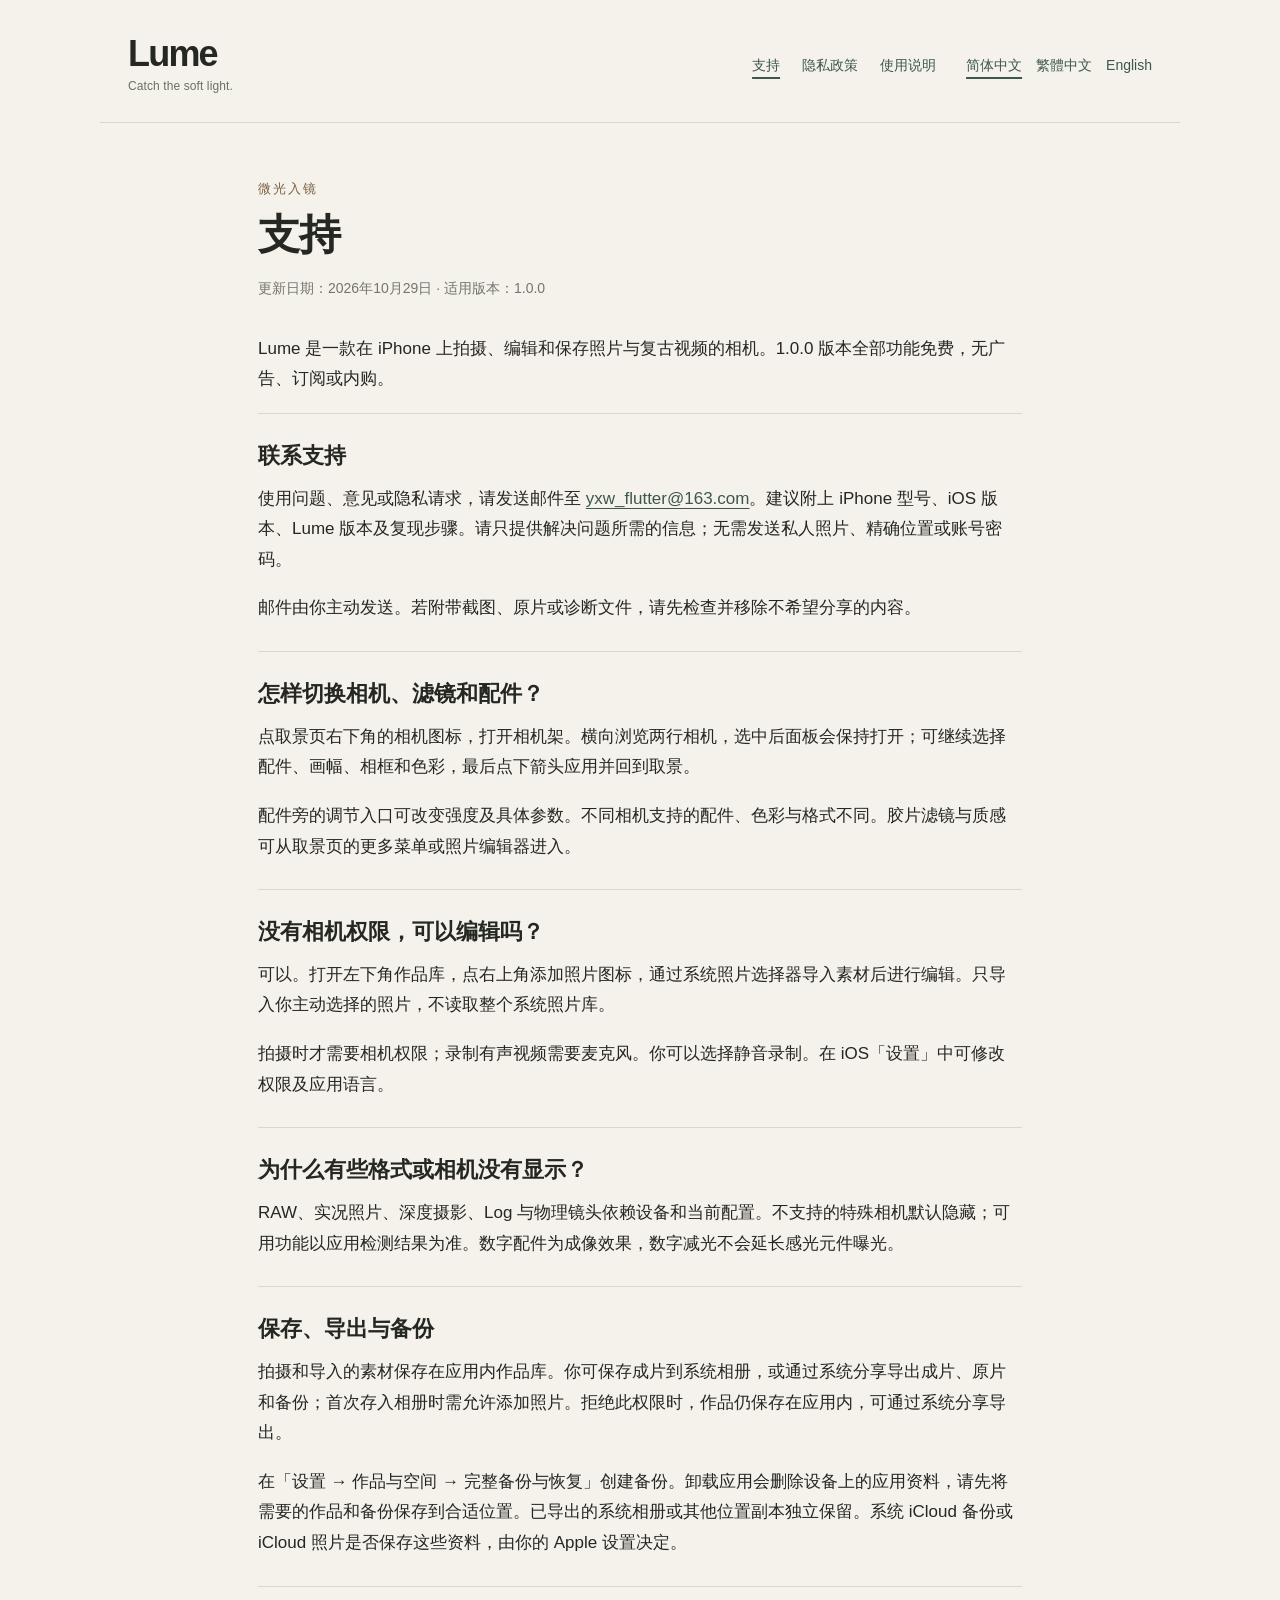
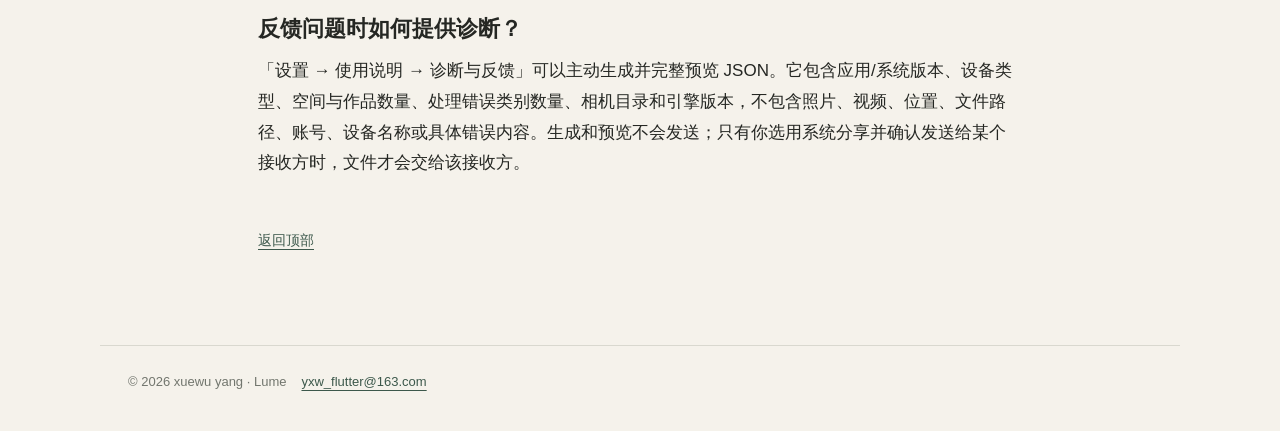
<file: index.html>
<!doctype html>
<html lang="zh-Hans">
<head><meta charset="utf-8"><meta name="viewport" content="width=device-width,initial-scale=1"><meta name="color-scheme" content="light dark"><meta name="description" content="Lume camera support. Catch the soft light."><title>Lume · 支持</title><link rel="stylesheet" href="style.css"><script src="site.js" defer></script></head>
<body>
<a class="skip" href="#content">Skip to content</a>
<header><a class="brand" href="index.html#zh-Hans" data-page="index.html">Lume<span>Catch the soft light.</span></a><nav class="page-nav" aria-label="Pages"><a href="index.html#zh-Hans" data-page="index.html" aria-current="page">支持</a><a href="privacy.html#zh-Hans" data-page="privacy.html">隐私政策</a><a href="terms.html#zh-Hans" data-page="terms.html">使用说明</a></nav><nav class="language-nav" aria-label="Language"><a href="#zh-Hans" lang="zh-Hans" data-language="zh-Hans">简体中文</a><a href="#zh-Hant" lang="zh-Hant" data-language="zh-Hant">繁體中文</a><a href="#en" lang="en" data-language="en">English</a></nav></header>
<main id="content">
<article id="zh-Hans" lang="zh-Hans" data-page-title="Lume · 支持">
<div class="eyebrow">微光入镜</div><h1>支持</h1><p class="date">更新日期：2026年10月29日 · 适用版本：1.0.0</p>
<p>Lume 是一款在 iPhone 上拍摄、编辑和保存照片与复古视频的相机。1.0.0 版本全部功能免费，无广告、订阅或内购。</p>
<section><h2>联系支持</h2><p>使用问题、意见或隐私请求，请发送邮件至 <a href="mailto:yxw_flutter@163.com">yxw_flutter@163.com</a>。建议附上 iPhone 型号、iOS 版本、Lume 版本及复现步骤。请只提供解决问题所需的信息；无需发送私人照片、精确位置或账号密码。</p><p>邮件由你主动发送。若附带截图、原片或诊断文件，请先检查并移除不希望分享的内容。</p></section>
<section><h2>怎样切换相机、滤镜和配件？</h2><p>点取景页右下角的相机图标，打开相机架。横向浏览两行相机，选中后面板会保持打开；可继续选择配件、画幅、相框和色彩，最后点下箭头应用并回到取景。</p><p>配件旁的调节入口可改变强度及具体参数。不同相机支持的配件、色彩与格式不同。胶片滤镜与质感可从取景页的更多菜单或照片编辑器进入。</p></section>
<section><h2>没有相机权限，可以编辑吗？</h2><p>可以。打开左下角作品库，点右上角添加照片图标，通过系统照片选择器导入素材后进行编辑。只导入你主动选择的照片，不读取整个系统照片库。</p><p>拍摄时才需要相机权限；录制有声视频需要麦克风。你可以选择静音录制。在 iOS「设置」中可修改权限及应用语言。</p></section>
<section><h2>为什么有些格式或相机没有显示？</h2><p>RAW、实况照片、深度摄影、Log 与物理镜头依赖设备和当前配置。不支持的特殊相机默认隐藏；可用功能以应用检测结果为准。数字配件为成像效果，数字减光不会延长感光元件曝光。</p></section>
<section><h2>保存、导出与备份</h2><p>拍摄和导入的素材保存在应用内作品库。你可保存成片到系统相册，或通过系统分享导出成片、原片和备份；首次存入相册时需允许添加照片。拒绝此权限时，作品仍保存在应用内，可通过系统分享导出。</p><p>在「设置 → 作品与空间 → 完整备份与恢复」创建备份。卸载应用会删除设备上的应用资料，请先将需要的作品和备份保存到合适位置。已导出的系统相册或其他位置副本独立保留。系统 iCloud 备份或 iCloud 照片是否保存这些资料，由你的 Apple 设置决定。</p></section>
<section><h2>反馈问题时如何提供诊断？</h2><p>「设置 → 使用说明 → 诊断与反馈」可以主动生成并完整预览 JSON。它包含应用/系统版本、设备类型、空间与作品数量、处理错误类别数量、相机目录和引擎版本，不包含照片、视频、位置、文件路径、账号、设备名称或具体错误内容。生成和预览不会发送；只有你选用系统分享并确认发送给某个接收方时，文件才会交给该接收方。</p></section>
<p class="back"><a href="#zh-Hans">返回顶部</a></p></article>
<article id="zh-Hant" lang="zh-Hant" data-page-title="Lume · 支援">
<div class="eyebrow">微光入鏡</div><h1>支援</h1><p class="date">更新日期：2026年10月29日 · 適用版本：1.0.0</p>
<p>Lume 是一款在 iPhone 上拍攝、編輯和儲存照片與復古影片的相機。1.0.0 版本全部功能免費，無廣告、訂閱或 App 內購買。</p>
<section><h2>聯絡支援</h2><p>使用問題、意見或隱私權請求，請寄信至 <a href="mailto:yxw_flutter@163.com">yxw_flutter@163.com</a>。建議附上 iPhone 型號、iOS 版本、Lume 版本及重現步驟。請只提供解決問題所需的資訊；無需傳送私人照片、精確位置或帳號密碼。</p><p>郵件由你主動寄送。若附帶螢幕截圖、原片或診斷檔案，請先檢查並移除不想分享的內容。</p></section>
<section><h2>如何切換相機、濾鏡和配件？</h2><p>點取景頁右下角的相機圖示，開啟相機架。橫向瀏覽兩行相機，選取後面板會保持開啟；可繼續選擇配件、畫幅、相框和色彩，最後點下箭頭套用並回到取景。</p><p>配件旁的調整入口可變更強度及具體參數。不同相機支援的配件、色彩與格式不同。底片濾鏡與質感可從取景頁的更多選單或照片編輯器進入。</p></section>
<section><h2>沒有相機權限，可以編輯嗎？</h2><p>可以。開啟左下角作品庫，點右上角加入照片圖示，透過系統照片選擇器匯入素材後編輯。只匯入你主動選取的照片，不讀取整個系統照片圖庫。</p><p>拍攝時才需要相機權限；錄製有聲影片需要麥克風。你可以選擇靜音錄製。在 iOS「設定」中可修改權限及 App 語言。</p></section>
<section><h2>為什麼有些格式或相機沒有顯示？</h2><p>RAW、原況照片、深度攝影、Log 與實體鏡頭依賴裝置和目前配置。不支援的特殊相機預設隱藏；可用功能以 App 偵測結果為準。數位配件為成像效果，數位減光不會延長感光元件曝光。</p></section>
<section><h2>儲存、輸出與備份</h2><p>拍攝和匯入的素材儲存在 App 內作品庫。你可將成品儲存至系統相簿，或透過系統分享輸出成品、原片和備份；首次儲存至相簿時需允許加入照片。拒絕此權限時，作品仍儲存在 App 內，可透過系統分享輸出。</p><p>在「設定 → 作品與空間 → 完整備份與還原」建立備份。移除 App 會刪除裝置上的 App 資料，請先將需要的作品和備份儲存到合適位置。已輸出至系統相簿或其他位置的副本獨立保留。系統 iCloud 備份或 iCloud 照片是否儲存這些資料，由你的 Apple 設定決定。</p></section>
<section><h2>回報問題時如何提供診斷？</h2><p>「設定 → 使用說明 → 診斷與回饋」可以主動產生並完整預覽 JSON。它包含 App/系統版本、裝置類型、空間與作品數量、處理錯誤類別數量、相機目錄和引擎版本，不包含照片、影片、位置、檔案路徑、帳號、裝置名稱或具體錯誤內容。產生和預覽不會傳送；只有你選用系統分享並確認傳送給某個接收方時，檔案才會交給該接收方。</p></section>
<p class="back"><a href="#zh-Hant">返回頂部</a></p></article>
<article id="en" lang="en" data-page-title="Lume · Support">
<div class="eyebrow">Catch the soft light.</div><h1>Support</h1><p class="date">Updated October 29, 2026 · Version 1.0.0</p>
<p>Lume is an iPhone camera for capturing, editing and saving photos and retro-style video. All features in version 1.0.0 are free, with no ads, subscriptions or in-app purchases.</p>
<section><h2>Contact support</h2><p>For help, feedback or privacy requests, email <a href="mailto:yxw_flutter@163.com">yxw_flutter@163.com</a>. Include your iPhone model, iOS version, Lume version and steps to reproduce the issue when useful. Provide only what is needed to solve the problem. Private photos, precise locations and account passwords are not required.</p><p>You choose whether to send an email. Before attaching a screenshot, original or diagnostic file, review it and remove anything you do not want to share.</p></section>
<section><h2>How do I switch cameras, filters and accessories?</h2><p>Tap the camera icon at the bottom right of the viewfinder to open the camera shelf. Browse the two rows horizontally. The shelf stays open after a selection, so you can keep choosing accessories, framing and color. Tap the down arrow to apply your choices and return to the viewfinder.</p><p>Use the accessory adjustment entry to change strength and specific settings. Available accessories, colors and formats vary by camera. Open film filters and textures from the viewfinder more menu or the photo editor.</p></section>
<section><h2>Can I edit without Camera permission?</h2><p>Yes. Open the library using the bottom-left thumbnail, then tap the photo-plus button at the top right to import an image with the system Photos picker. Only photos you select are imported; Lume does not read your entire Photos library.</p><p>Camera access is needed for capture. Microphone access is needed for video with sound; silent recording is available. Manage permissions and app language in iOS Settings.</p></section>
<section><h2>Why are some cameras or formats unavailable?</h2><p>RAW, Live Photos, depth photography, Log and physical lenses depend on your device and the current configuration. Unsupported specialized cameras are hidden by default. The app uses detected capabilities. Digital accessories are image effects; digital dimming does not extend sensor exposure.</p></section>
<section><h2>Saving, exporting and backing up</h2><p>Captured and imported media stay in the local app library. Save finished work to Photos, or use system sharing to export finished work, originals and backups. Saving to Photos needs add-only permission. If it is denied, your work remains in the app and can still be exported with system sharing.</p><p>Create a backup in Settings → Artwork and Storage → Full Backup and Restore. Removing the app deletes its on-device data, so first export the work and backups you want to keep. Copies already exported to Photos or other destinations remain separate. Your Apple settings determine whether iCloud Backup or iCloud Photos stores these files.</p></section>
<section><h2>How can I provide diagnostics?</h2><p>Settings → Help → Diagnostics and Feedback can generate a JSON file with a full preview. It contains app/system versions, device type, storage and artwork counts, counts of processing error categories, and camera catalog/engine versions. It excludes photos, videos, location, file paths, accounts, device names and detailed error messages. Generating or previewing it does not send it. It is provided to a recipient only if you choose system sharing and send it.</p></section>
<p class="back"><a href="#en">Back to top</a></p></article>
</main><footer>© 2026 xuewu yang · Lume <a href="mailto:yxw_flutter@163.com">yxw_flutter@163.com</a></footer>
</body></html>
</file>
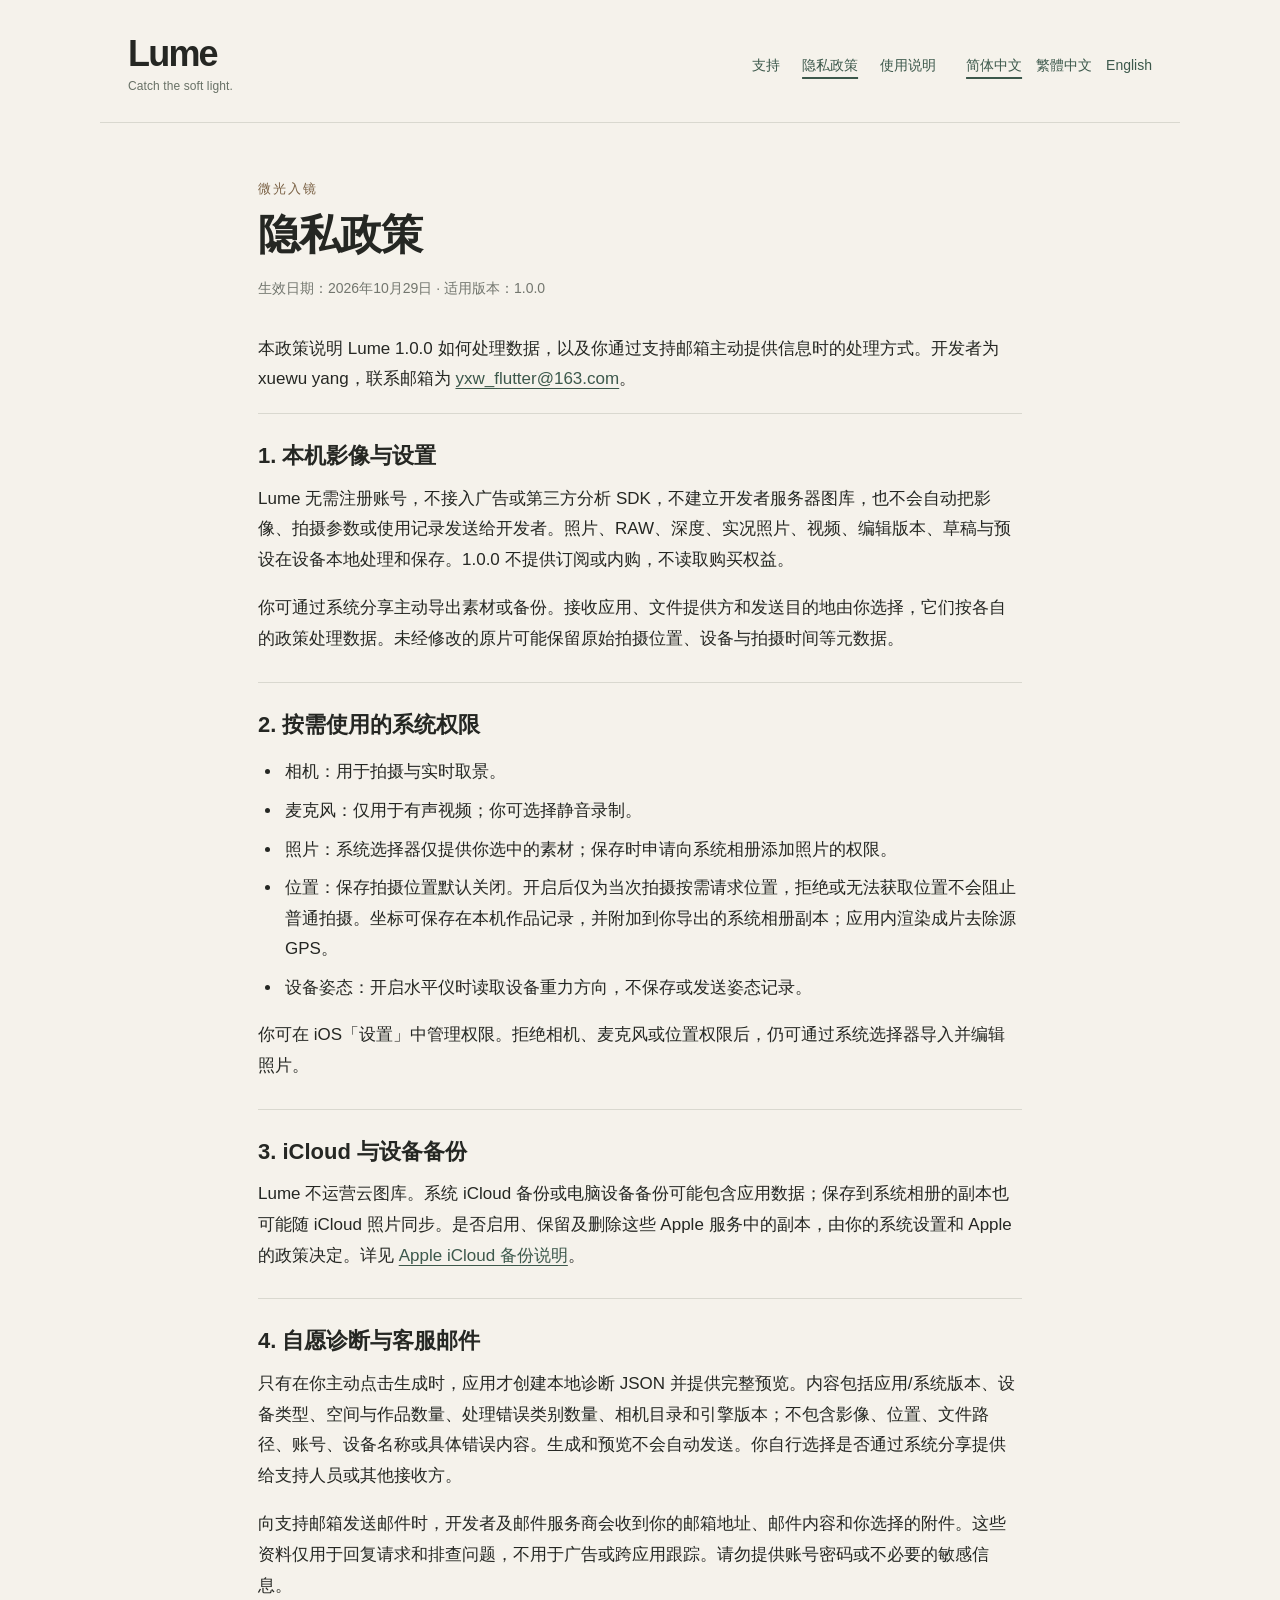
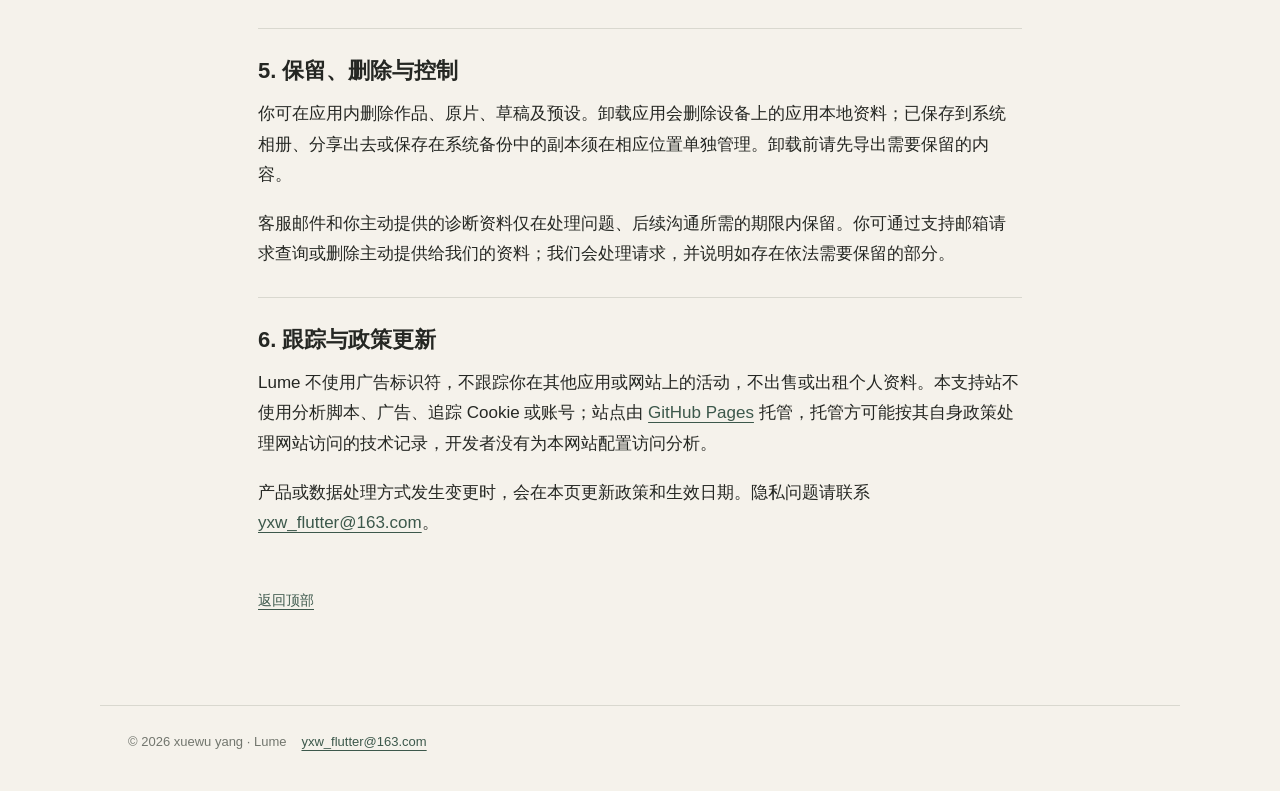
<file: privacy.html>
<!doctype html>
<html lang="zh-Hans">
<head><meta charset="utf-8"><meta name="viewport" content="width=device-width,initial-scale=1"><meta name="color-scheme" content="light dark"><meta name="description" content="Lume camera privacy policy. On-device processing and optional support."><title>Lume · 隐私政策</title><link rel="stylesheet" href="style.css"><script src="site.js" defer></script></head>
<body><a class="skip" href="#content">Skip to content</a>
<header><a class="brand" href="index.html#zh-Hans" data-page="index.html">Lume<span>Catch the soft light.</span></a><nav class="page-nav" aria-label="Pages"><a href="index.html#zh-Hans" data-page="index.html">支持</a><a href="privacy.html#zh-Hans" data-page="privacy.html" aria-current="page">隐私政策</a><a href="terms.html#zh-Hans" data-page="terms.html">使用说明</a></nav><nav class="language-nav" aria-label="Language"><a href="#zh-Hans" lang="zh-Hans" data-language="zh-Hans">简体中文</a><a href="#zh-Hant" lang="zh-Hant" data-language="zh-Hant">繁體中文</a><a href="#en" lang="en" data-language="en">English</a></nav></header>
<main id="content">
<article id="zh-Hans" lang="zh-Hans" data-page-title="Lume · 隐私政策"><div class="eyebrow">微光入镜</div><h1>隐私政策</h1><p class="date">生效日期：2026年10月29日 · 适用版本：1.0.0</p>
<p>本政策说明 Lume 1.0.0 如何处理数据，以及你通过支持邮箱主动提供信息时的处理方式。开发者为 xuewu yang，联系邮箱为 <a href="mailto:yxw_flutter@163.com">yxw_flutter@163.com</a>。</p>
<section><h2>1. 本机影像与设置</h2><p>Lume 无需注册账号，不接入广告或第三方分析 SDK，不建立开发者服务器图库，也不会自动把影像、拍摄参数或使用记录发送给开发者。照片、RAW、深度、实况照片、视频、编辑版本、草稿与预设在设备本地处理和保存。1.0.0 不提供订阅或内购，不读取购买权益。</p><p>你可通过系统分享主动导出素材或备份。接收应用、文件提供方和发送目的地由你选择，它们按各自的政策处理数据。未经修改的原片可能保留原始拍摄位置、设备与拍摄时间等元数据。</p></section>
<section><h2>2. 按需使用的系统权限</h2><ul><li>相机：用于拍摄与实时取景。</li><li>麦克风：仅用于有声视频；你可选择静音录制。</li><li>照片：系统选择器仅提供你选中的素材；保存时申请向系统相册添加照片的权限。</li><li>位置：保存拍摄位置默认关闭。开启后仅为当次拍摄按需请求位置，拒绝或无法获取位置不会阻止普通拍摄。坐标可保存在本机作品记录，并附加到你导出的系统相册副本；应用内渲染成片去除源 GPS。</li><li>设备姿态：开启水平仪时读取设备重力方向，不保存或发送姿态记录。</li></ul><p>你可在 iOS「设置」中管理权限。拒绝相机、麦克风或位置权限后，仍可通过系统选择器导入并编辑照片。</p></section>
<section><h2>3. iCloud 与设备备份</h2><p>Lume 不运营云图库。系统 iCloud 备份或电脑设备备份可能包含应用数据；保存到系统相册的副本也可能随 iCloud 照片同步。是否启用、保留及删除这些 Apple 服务中的副本，由你的系统设置和 Apple 的政策决定。详见 <a href="https://support.apple.com/en-us/108770" rel="external">Apple iCloud 备份说明</a>。</p></section>
<section><h2>4. 自愿诊断与客服邮件</h2><p>只有在你主动点击生成时，应用才创建本地诊断 JSON 并提供完整预览。内容包括应用/系统版本、设备类型、空间与作品数量、处理错误类别数量、相机目录和引擎版本；不包含影像、位置、文件路径、账号、设备名称或具体错误内容。生成和预览不会自动发送。你自行选择是否通过系统分享提供给支持人员或其他接收方。</p><p>向支持邮箱发送邮件时，开发者及邮件服务商会收到你的邮箱地址、邮件内容和你选择的附件。这些资料仅用于回复请求和排查问题，不用于广告或跨应用跟踪。请勿提供账号密码或不必要的敏感信息。</p></section>
<section><h2>5. 保留、删除与控制</h2><p>你可在应用内删除作品、原片、草稿及预设。卸载应用会删除设备上的应用本地资料；已保存到系统相册、分享出去或保存在系统备份中的副本须在相应位置单独管理。卸载前请先导出需要保留的内容。</p><p>客服邮件和你主动提供的诊断资料仅在处理问题、后续沟通所需的期限内保留。你可通过支持邮箱请求查询或删除主动提供给我们的资料；我们会处理请求，并说明如存在依法需要保留的部分。</p></section>
<section><h2>6. 跟踪与政策更新</h2><p>Lume 不使用广告标识符，不跟踪你在其他应用或网站上的活动，不出售或出租个人资料。本支持站不使用分析脚本、广告、追踪 Cookie 或账号；站点由 <a href="https://docs.github.com/en/site-policy/privacy-policies/github-general-privacy-statement" rel="external">GitHub Pages</a> 托管，托管方可能按其自身政策处理网站访问的技术记录，开发者没有为本网站配置访问分析。</p><p>产品或数据处理方式发生变更时，会在本页更新政策和生效日期。隐私问题请联系 <a href="mailto:yxw_flutter@163.com">yxw_flutter@163.com</a>。</p></section><p class="back"><a href="#zh-Hans">返回顶部</a></p></article>
<article id="zh-Hant" lang="zh-Hant" data-page-title="Lume · 隱私權政策"><div class="eyebrow">微光入鏡</div><h1>隱私權政策</h1><p class="date">生效日期：2026年10月29日 · 適用版本：1.0.0</p>
<p>本政策說明 Lume 1.0.0 如何處理資料，以及你透過支援信箱主動提供資訊時的處理方式。開發者為 xuewu yang，聯絡信箱為 <a href="mailto:yxw_flutter@163.com">yxw_flutter@163.com</a>。</p>
<section><h2>1. 本機影像與設定</h2><p>Lume 無需註冊帳號，不使用廣告或第三方分析 SDK，不建立開發者伺服器圖庫，也不會自動將影像、拍攝參數或使用紀錄傳送給開發者。照片、RAW、深度、原況照片、影片、編輯版本、草稿與預設在裝置本機處理和儲存。1.0.0 不提供訂閱或 App 內購買，不讀取購買權益。</p><p>你可透過系統分享主動輸出素材或備份。接收 App、檔案提供者和傳送目的地由你選擇，並按各自的政策處理資料。未修改的原片可能保留原始拍攝位置、裝置與拍攝時間等中繼資料。</p></section>
<section><h2>2. 按需使用的系統權限</h2><ul><li>相機：用於拍攝與即時取景。</li><li>麥克風：僅用於有聲影片；你可選擇靜音錄製。</li><li>照片：系統選擇器僅提供你選取的素材；儲存時申請向系統相簿加入照片的權限。</li><li>位置：儲存拍攝位置預設關閉。開啟後僅為當次拍攝按需要求位置，拒絕或無法取得位置不會阻止一般拍攝。座標可儲存在本機作品紀錄，並附加至你輸出的系統相簿副本；App 內算繪的成品移除來源 GPS。</li><li>裝置姿態：開啟水平儀時讀取裝置重力方向，不儲存或傳送姿態紀錄。</li></ul><p>你可在 iOS「設定」中管理權限。拒絕相機、麥克風或位置權限後，仍可透過系統選擇器匯入並編輯照片。</p></section>
<section><h2>3. iCloud 與裝置備份</h2><p>Lume 不營運雲端圖庫。系統 iCloud 備份或電腦裝置備份可能包含 App 資料；儲存至系統相簿的副本也可能隨 iCloud 照片同步。是否啟用、保留及刪除這些 Apple 服務中的副本，由你的系統設定和 Apple 的政策決定。詳見 <a href="https://support.apple.com/en-us/108770" rel="external">Apple iCloud 備份說明</a>。</p></section>
<section><h2>4. 自願診斷與客服郵件</h2><p>只有在你主動點選產生時，App 才建立本機診斷 JSON 並提供完整預覽。內容包括 App/系統版本、裝置類型、空間與作品數量、處理錯誤類別數量、相機目錄和引擎版本；不包含影像、位置、檔案路徑、帳號、裝置名稱或具體錯誤內容。產生和預覽不會自動傳送。你自行選擇是否透過系統分享提供給支援人員或其他接收方。</p><p>寄信至支援信箱時，開發者及郵件服務商會收到你的電子郵件地址、郵件內容和你選擇的附件。這些資料僅用於回覆請求和排查問題，不用於廣告或跨 App 追蹤。請勿提供帳號密碼或不必要的敏感資訊。</p></section>
<section><h2>5. 保留、刪除與控制</h2><p>你可在 App 內刪除作品、原片、草稿及預設。移除 App 會刪除裝置上的 App 本機資料；已儲存至系統相簿、分享出去或儲存在系統備份中的副本，須在對應位置單獨管理。移除 App 前請先輸出需要保留的內容。</p><p>客服郵件和你主動提供的診斷資料僅在處理問題、後續溝通所需的期間內保留。你可透過支援信箱要求查詢或刪除主動提供給我們的資料；我們會處理請求，並說明如有依法需要保留的部分。</p></section>
<section><h2>6. 追蹤與政策更新</h2><p>Lume 不使用廣告識別碼，不追蹤你在其他 App 或網站上的活動，不出售或出租個人資料。本支援站不使用分析指令碼、廣告、追蹤 Cookie 或帳號；網站由 <a href="https://docs.github.com/en/site-policy/privacy-policies/github-general-privacy-statement" rel="external">GitHub Pages</a> 託管，託管方可能依其自身政策處理網站存取的技術紀錄，開發者未為本網站配置存取分析。</p><p>產品或資料處理方式變更時，會在本頁更新政策和生效日期。隱私權問題請聯絡 <a href="mailto:yxw_flutter@163.com">yxw_flutter@163.com</a>。</p></section><p class="back"><a href="#zh-Hant">返回頂部</a></p></article>
<article id="en" lang="en" data-page-title="Lume · Privacy Policy"><div class="eyebrow">Catch the soft light.</div><h1>Privacy Policy</h1><p class="date">Effective October 29, 2026 · Version 1.0.0</p>
<p>This policy describes data handling in Lume 1.0.0 and information you choose to provide to support. The developer is xuewu yang. Contact: <a href="mailto:yxw_flutter@163.com">yxw_flutter@163.com</a>.</p>
<section><h2>1. On-device media and settings</h2><p>Lume requires no account, includes no advertising or third-party analytics SDK, and has no developer-operated server photo library. It does not automatically send images, capture settings or usage records to the developer. Photos, RAW, depth, Live Photos, videos, edit versions, drafts and presets are processed and stored on your device. Version 1.0.0 offers no subscriptions or in-app purchases and does not read purchase entitlements.</p><p>You can choose to export media or backups using system sharing. You choose the receiving app, file provider and destination, which handle data under their own policies. Unmodified originals may retain location, device and capture-time metadata.</p></section>
<section><h2>2. Permissions used when needed</h2><ul><li>Camera: capture and the live viewfinder.</li><li>Microphone: video with sound; silent recording is available.</li><li>Photos: the system picker supplies only media you select. Saving requests permission to add to Photos.</li><li>Location: saving capture locations is off by default. Once enabled, a location is requested only for the current capture. Denial or failure does not block ordinary photography. Coordinates can be kept in the local artwork record and attached to a copy you export to Photos. Internally rendered results remove source GPS metadata.</li><li>Device motion: enabling the level reads gravity direction. Motion records are not stored or sent.</li></ul><p>Manage permissions in iOS Settings. Photo import and editing through the system picker remain available if Camera, Microphone or Location permission is denied.</p></section>
<section><h2>3. iCloud and device backups</h2><p>Lume does not operate a cloud library. iCloud Backup or computer device backups may include app data, and copies saved to Photos may sync through iCloud Photos. Your Apple settings and Apple policies control enabling these services and retaining or deleting their copies. See <a href="https://support.apple.com/en-us/108770" rel="external">Apple iCloud Backup</a>.</p></section>
<section><h2>4. Optional diagnostics and support email</h2><p>A diagnostic JSON file is generated locally only when you request it, with a full preview. It includes app/system versions, device type, storage and artwork counts, counts of processing error categories, and camera catalog/engine versions. It excludes media, location, file paths, accounts, device names and detailed error messages. Generation and preview do not automatically send anything. You choose whether to provide the file to support or another recipient through system sharing.</p><p>If you email support, the developer and email service provider receive your email address, message and attachments you choose to include. This information is used to answer your request and troubleshoot, not for advertising or cross-app tracking. Do not send passwords or unnecessary sensitive information.</p></section>
<section><h2>5. Retention, deletion and control</h2><p>You can delete artwork, originals, drafts and presets in the app. Removing the app deletes its local on-device data. Copies saved to Photos, shared elsewhere or stored in a system backup must be managed separately at those destinations. Export anything you want to keep before removing the app.</p><p>Support emails and diagnostic information you voluntarily send are kept only as needed to resolve the issue and follow up. Contact support to request access to or deletion of information you provided. We will handle the request and explain any information that must be retained by law.</p></section>
<section><h2>6. Tracking and policy updates</h2><p>Lume does not use advertising identifiers, track activity across other apps or websites, or sell or rent personal data. This support website has no analytics script, ads, tracking cookies or accounts. It is hosted on <a href="https://docs.github.com/en/site-policy/privacy-policies/github-general-privacy-statement" rel="external">GitHub Pages</a>; the host may process technical website access records under its own policy. The developer has not configured visitor analytics for this site.</p><p>Changes to the product or its data handling will be reflected here with an updated effective date. For privacy questions, contact <a href="mailto:yxw_flutter@163.com">yxw_flutter@163.com</a>.</p></section><p class="back"><a href="#en">Back to top</a></p></article>
</main><footer>© 2026 xuewu yang · Lume <a href="mailto:yxw_flutter@163.com">yxw_flutter@163.com</a></footer></body></html>
</file>
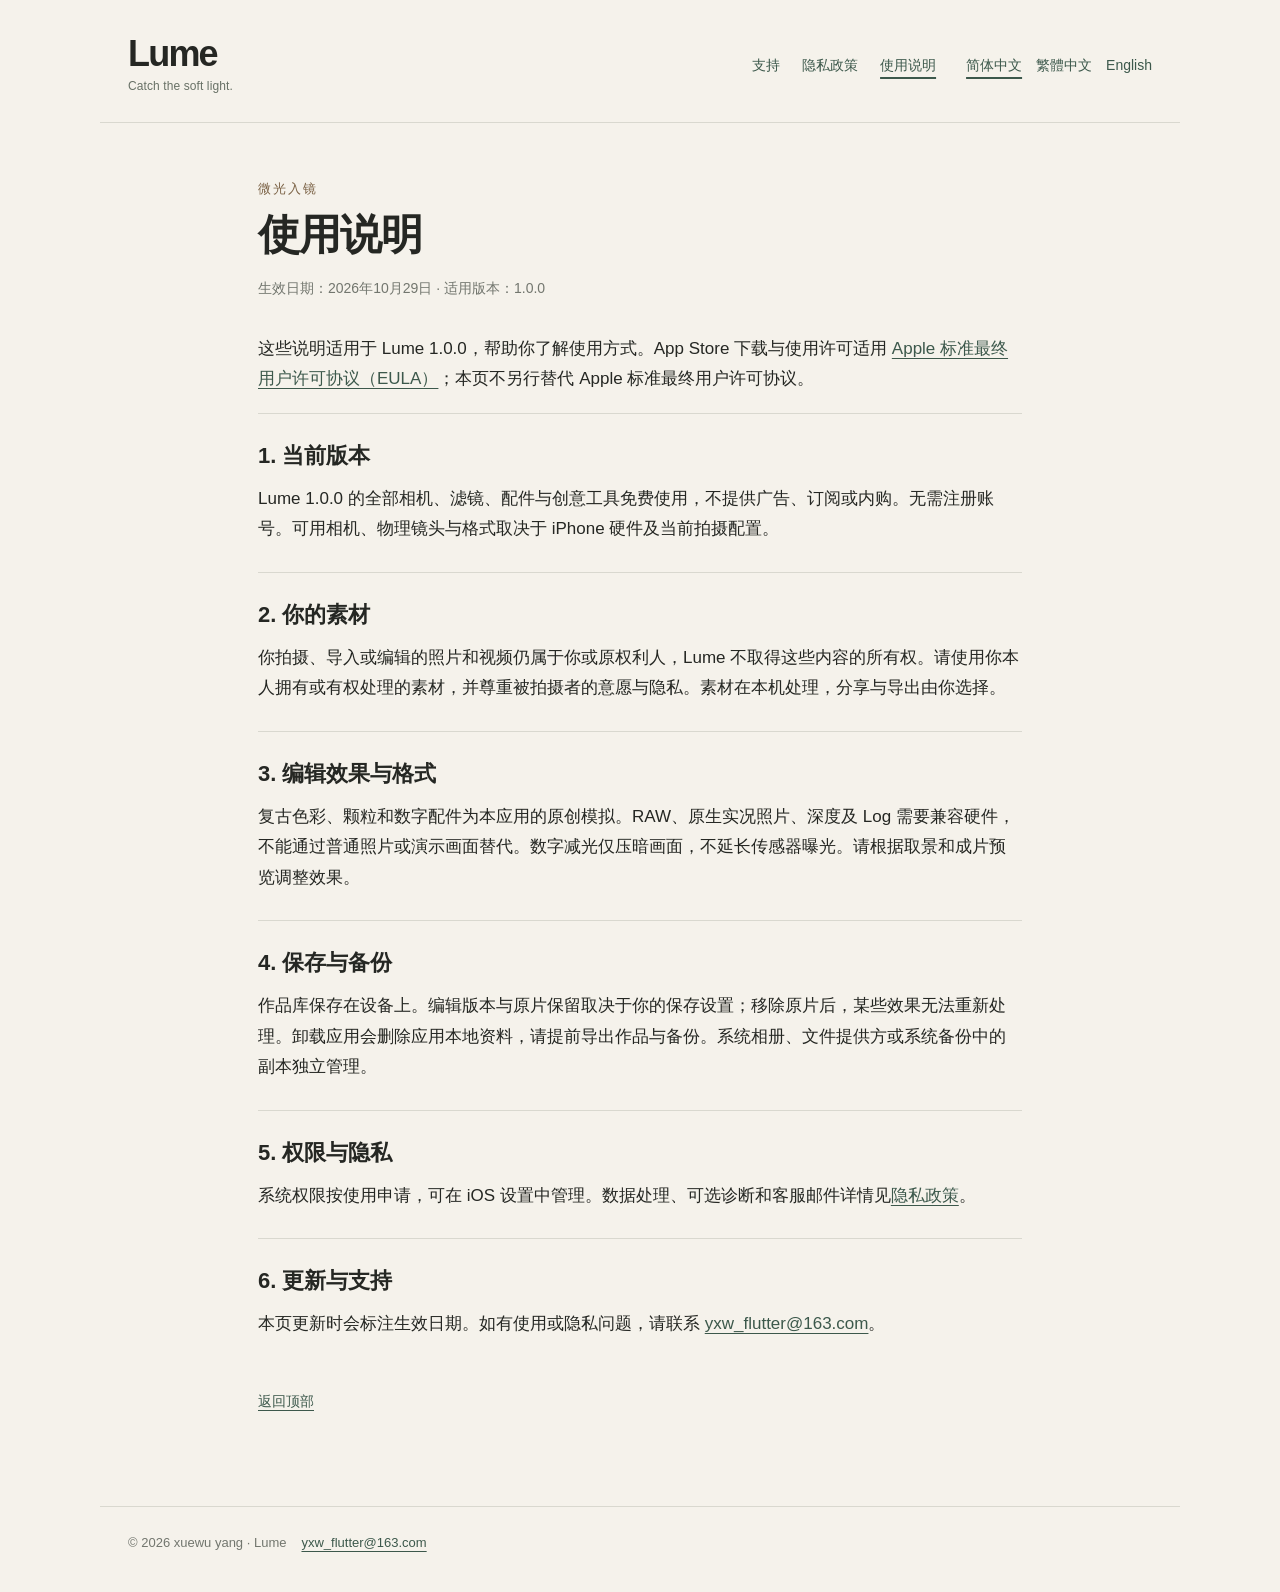
<file: terms.html>
<!doctype html>
<html lang="zh-Hans">
<head><meta charset="utf-8"><meta name="viewport" content="width=device-width,initial-scale=1"><meta name="color-scheme" content="light dark"><meta name="description" content="Lume camera usage guide and Apple standard EULA."><title>Lume · 使用说明</title><link rel="stylesheet" href="style.css"><script src="site.js" defer></script></head>
<body><a class="skip" href="#content">Skip to content</a>
<header><a class="brand" href="index.html#zh-Hans" data-page="index.html">Lume<span>Catch the soft light.</span></a><nav class="page-nav" aria-label="Pages"><a href="index.html#zh-Hans" data-page="index.html">支持</a><a href="privacy.html#zh-Hans" data-page="privacy.html">隐私政策</a><a href="terms.html#zh-Hans" data-page="terms.html" aria-current="page">使用说明</a></nav><nav class="language-nav" aria-label="Language"><a href="#zh-Hans" lang="zh-Hans" data-language="zh-Hans">简体中文</a><a href="#zh-Hant" lang="zh-Hant" data-language="zh-Hant">繁體中文</a><a href="#en" lang="en" data-language="en">English</a></nav></header>
<main id="content">
<article id="zh-Hans" lang="zh-Hans" data-page-title="Lume · 使用说明"><div class="eyebrow">微光入镜</div><h1>使用说明</h1><p class="date">生效日期：2026年10月29日 · 适用版本：1.0.0</p>
<p>这些说明适用于 Lume 1.0.0，帮助你了解使用方式。App Store 下载与使用许可适用 <a href="https://www.apple.com/legal/internet-services/itunes/dev/stdeula/" rel="external">Apple 标准最终用户许可协议（EULA）</a>；本页不另行替代 Apple 标准最终用户许可协议。</p>
<section><h2>1. 当前版本</h2><p>Lume 1.0.0 的全部相机、滤镜、配件与创意工具免费使用，不提供广告、订阅或内购。无需注册账号。可用相机、物理镜头与格式取决于 iPhone 硬件及当前拍摄配置。</p></section>
<section><h2>2. 你的素材</h2><p>你拍摄、导入或编辑的照片和视频仍属于你或原权利人，Lume 不取得这些内容的所有权。请使用你本人拥有或有权处理的素材，并尊重被拍摄者的意愿与隐私。素材在本机处理，分享与导出由你选择。</p></section>
<section><h2>3. 编辑效果与格式</h2><p>复古色彩、颗粒和数字配件为本应用的原创模拟。RAW、原生实况照片、深度及 Log 需要兼容硬件，不能通过普通照片或演示画面替代。数字减光仅压暗画面，不延长传感器曝光。请根据取景和成片预览调整效果。</p></section>
<section><h2>4. 保存与备份</h2><p>作品库保存在设备上。编辑版本与原片保留取决于你的保存设置；移除原片后，某些效果无法重新处理。卸载应用会删除应用本地资料，请提前导出作品与备份。系统相册、文件提供方或系统备份中的副本独立管理。</p></section>
<section><h2>5. 权限与隐私</h2><p>系统权限按使用申请，可在 iOS 设置中管理。数据处理、可选诊断和客服邮件详情见<a href="privacy.html#zh-Hans">隐私政策</a>。</p></section>
<section><h2>6. 更新与支持</h2><p>本页更新时会标注生效日期。如有使用或隐私问题，请联系 <a href="mailto:yxw_flutter@163.com">yxw_flutter@163.com</a>。</p></section><p class="back"><a href="#zh-Hans">返回顶部</a></p></article>
<article id="zh-Hant" lang="zh-Hant" data-page-title="Lume · 使用說明"><div class="eyebrow">微光入鏡</div><h1>使用說明</h1><p class="date">生效日期：2026年10月29日 · 適用版本：1.0.0</p>
<p>這些說明適用於 Lume 1.0.0，協助你了解使用方式。App Store 下載與使用授權適用 <a href="https://www.apple.com/legal/internet-services/itunes/dev/stdeula/" rel="external">Apple 標準最終使用者授權合約（EULA）</a>；本頁不另外取代 Apple 標準最終使用者授權合約。</p>
<section><h2>1. 目前版本</h2><p>Lume 1.0.0 的全部相機、濾鏡、配件與創意工具免費使用，不提供廣告、訂閱或 App 內購買。無需註冊帳號。可用相機、實體鏡頭與格式取決於 iPhone 硬體及目前拍攝配置。</p></section>
<section><h2>2. 你的素材</h2><p>你拍攝、匯入或編輯的照片和影片仍屬於你或原權利人，Lume 不取得這些內容的所有權。請使用你本人擁有或有權處理的素材，並尊重被拍攝者的意願與隱私。素材在本機處理，分享與輸出由你選擇。</p></section>
<section><h2>3. 編輯效果與格式</h2><p>復古色彩、顆粒和數位配件為本 App 的原創模擬。RAW、原生原況照片、深度及 Log 需要相容硬體，不能透過一般照片或示範畫面替代。數位減光僅壓暗畫面，不延長感光元件曝光。請依取景和成品預覽調整效果。</p></section>
<section><h2>4. 儲存與備份</h2><p>作品庫儲存在裝置上。編輯版本與原片保留取決於你的儲存設定；移除原片後，某些效果無法重新處理。移除 App 會刪除 App 本機資料，請事先輸出作品與備份。系統相簿、檔案提供者或系統備份中的副本獨立管理。</p></section>
<section><h2>5. 權限與隱私</h2><p>系統權限依使用申請，可在 iOS 設定中管理。資料處理、可選診斷和客服郵件詳情見<a href="privacy.html#zh-Hant">隱私權政策</a>。</p></section>
<section><h2>6. 更新與支援</h2><p>本頁更新時會標示生效日期。如有使用或隱私權問題，請聯絡 <a href="mailto:yxw_flutter@163.com">yxw_flutter@163.com</a>。</p></section><p class="back"><a href="#zh-Hant">返回頂部</a></p></article>
<article id="en" lang="en" data-page-title="Lume · Usage Guide"><div class="eyebrow">Catch the soft light.</div><h1>Usage Guide</h1><p class="date">Effective October 29, 2026 · Version 1.0.0</p>
<p>These notes explain using Lume 1.0.0. Downloads and use through the App Store are subject to the <a href="https://www.apple.com/legal/internet-services/itunes/dev/stdeula/" rel="external">Apple Standard End User License Agreement</a>. This page does not replace Apple’s Standard End User License Agreement.</p>
<section><h2>1. This version</h2><p>All cameras, filters, accessories and creative tools in Lume 1.0.0 are free. There are no ads, subscriptions or in-app purchases. No account is required. Available cameras, physical lenses and formats depend on your iPhone hardware and current capture configuration.</p></section>
<section><h2>2. Your media</h2><p>Photos and videos you capture, import or edit remain yours or the original rights holder’s. Lume does not take ownership of them. Use media you own or have permission to process, and respect the wishes and privacy of people you photograph. Processing is local; you choose what to share and export.</p></section>
<section><h2>3. Effects and formats</h2><p>Retro colors, grain and digital accessories are original simulations. RAW, native Live Photos, depth and Log require compatible hardware; ordinary photos or a demonstration scene cannot replace those formats. Digital dimming only darkens the image and does not extend sensor exposure. Use the viewfinder and result previews to adjust the look.</p></section>
<section><h2>4. Saving and backups</h2><p>Your library is stored on your device. Edit versions and source retention depend on your save settings. Some effects cannot be reprocessed after an original is removed. Removing the app deletes its local data; export work and backups first. Copies in Photos, file providers or system backups are managed separately.</p></section>
<section><h2>5. Permissions and privacy</h2><p>Permissions are requested when needed and can be managed in iOS Settings. See the <a href="privacy.html#en">Privacy Policy</a> for data handling, optional diagnostics and support email.</p></section>
<section><h2>6. Updates and support</h2><p>The effective date will change when these notes are updated. For help or privacy questions, contact <a href="mailto:yxw_flutter@163.com">yxw_flutter@163.com</a>.</p></section><p class="back"><a href="#en">Back to top</a></p></article>
</main><footer>© 2026 xuewu yang · Lume <a href="mailto:yxw_flutter@163.com">yxw_flutter@163.com</a></footer></body></html>
</file>
<file: style.css>
*{box-sizing:border-box}html{scroll-behavior:smooth;scroll-padding-top:24px}body{margin:0;background:#f5f2eb;color:#252723;font-family:-apple-system,BlinkMacSystemFont,"Segoe UI","PingFang SC","Microsoft JhengHei",sans-serif;line-height:1.8;font-size:17px}a{color:#3c584b;text-underline-offset:4px;overflow-wrap:anywhere}a:hover{color:#162b21}a:focus-visible{outline:3px solid #b47743;outline-offset:5px;border-radius:3px}.skip{position:absolute;left:16px;top:-80px;padding:8px;background:#fff;z-index:2}.skip:focus{top:8px}header{max-width:1080px;margin:auto;padding:34px 28px 24px;display:flex;align-items:center;gap:30px;flex-wrap:wrap;border-bottom:1px solid #d9d8cf}.brand{font-size:36px;line-height:1.1;font-weight:650;letter-spacing:-1.8px;text-decoration:none;color:inherit}.brand span{display:block;font-size:12px;font-weight:400;letter-spacing:.1px;line-height:2;color:#687166}.page-nav,.language-nav{display:flex;gap:22px;flex-wrap:wrap}.page-nav{margin-left:auto}.page-nav a,.language-nav a{font-size:14px;text-decoration:none}.page-nav [aria-current=page],.language-nav [aria-current=true]{text-decoration:underline;text-decoration-thickness:2px;text-underline-offset:7px}.language-nav{gap:14px}main{max-width:820px;margin:0 auto;padding:54px 28px 32px}article{scroll-margin-top:30px;margin-bottom:60px}article[hidden]{display:none}.eyebrow{color:#7a6144;letter-spacing:2px;font-size:13px}h1{font-size:42px;font-weight:600;letter-spacing:-1px;line-height:1.2;margin:10px 0 16px}h2{font-size:22px;line-height:1.4;font-weight:600;margin:0 0 12px}p{margin:0 0 18px}.date{font-size:14px;color:#72766e;margin-bottom:32px}section{padding:27px 0;border-top:1px solid #d9d8cf}section p:last-child{margin-bottom:0}li{padding-left:3px;margin:8px 0}ul{padding-left:24px}.back{font-size:14px;margin-top:22px}footer{max-width:1080px;border-top:1px solid #d9d8cf;margin:0 auto;padding:24px 28px 38px;display:flex;gap:15px;flex-wrap:wrap;font-size:13px;color:#72766e}@media(max-width:700px){header{padding:26px 22px 22px;gap:22px}.brand{width:100%}.page-nav{margin:0;gap:20px}.language-nav{width:100%}main{padding:36px 22px 20px}h1{font-size:34px}h2{font-size:21px}body{font-size:16px}footer{padding:22px}}@media(prefers-reduced-motion:reduce){html{scroll-behavior:auto}}@media(prefers-color-scheme:dark){body{background:#171d19;color:#edf0e9}a{color:#b5cdbb}a:hover{color:#e9f2e9}.brand{color:inherit}.brand span,.date,footer{color:#a9b5a7}.eyebrow{color:#d8ba91}header,section,footer{border-color:#394338}.skip{background:#171d19}}
</file>
